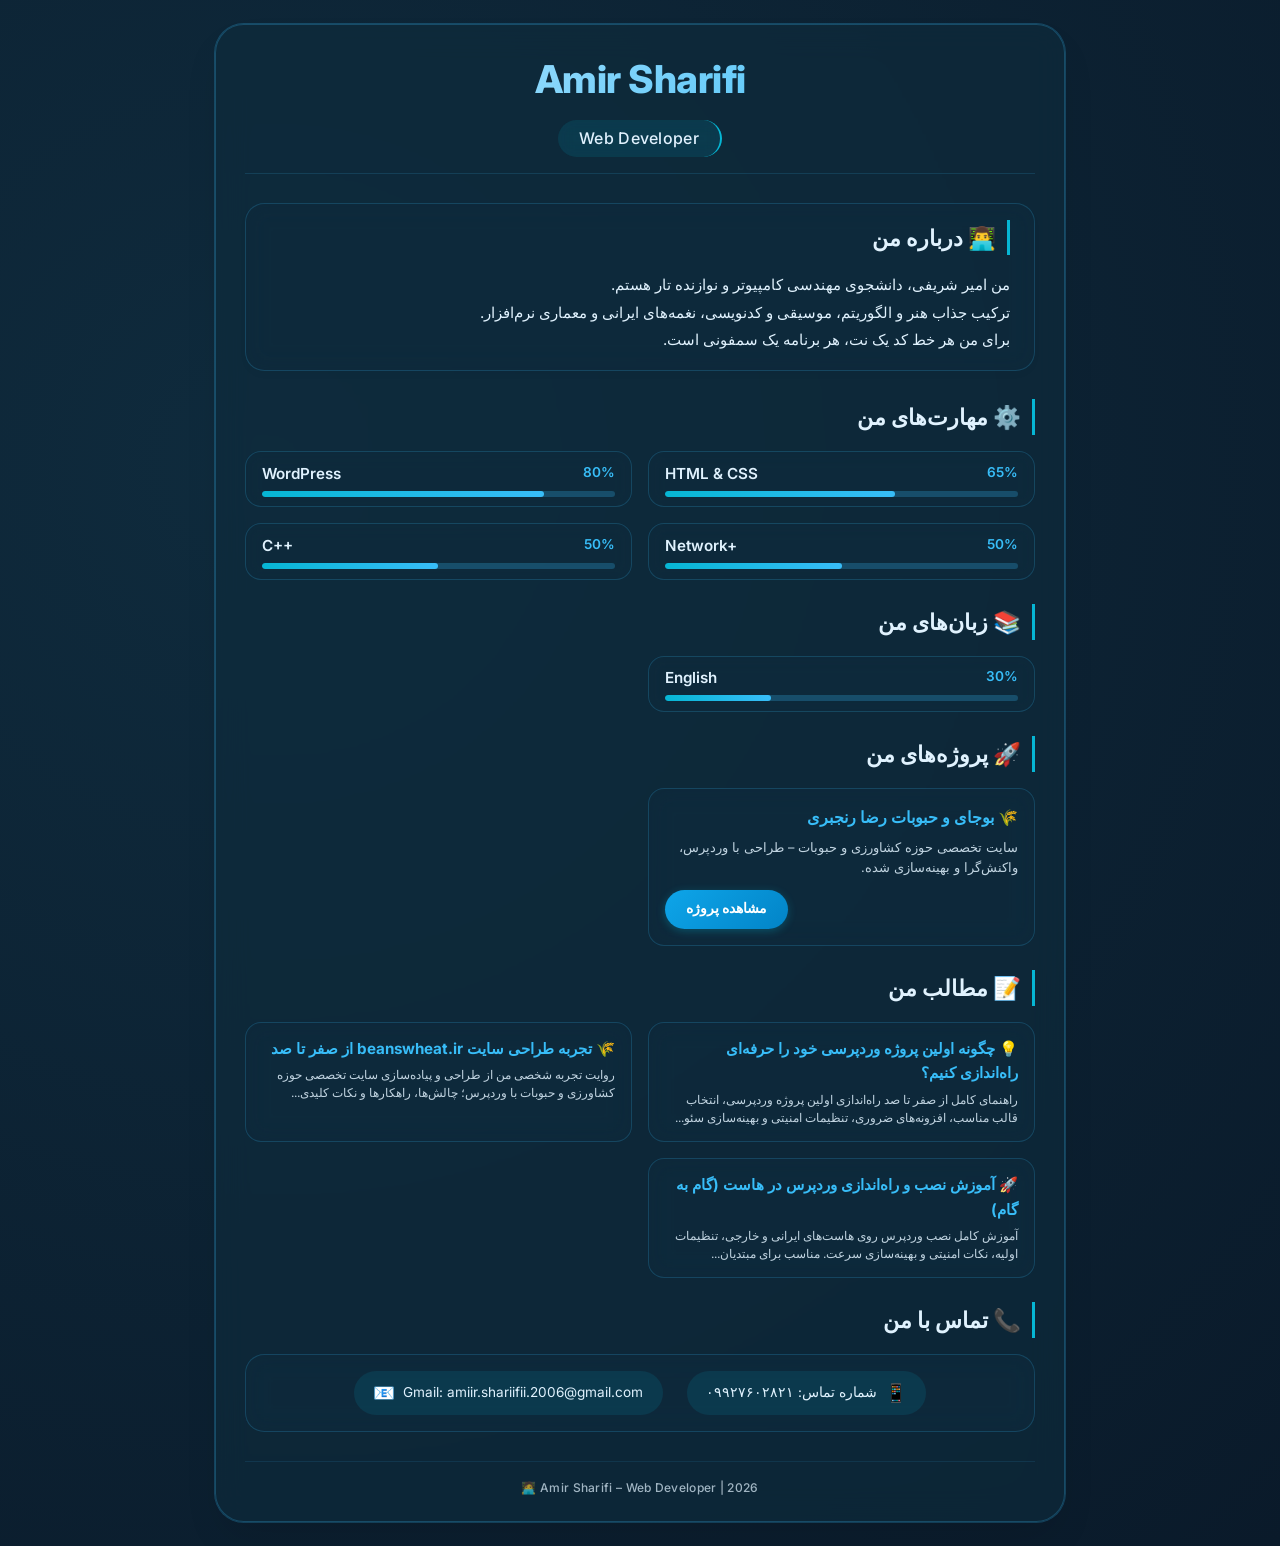
<file: index.html>
<!DOCTYPE html>
<html lang="fa" dir="rtl">
<head>
    <meta charset="UTF-8">
    <meta name="viewport" content="width=device-width, initial-scale=1.0, viewport-fit=cover">
    <title>Amir Sharifi | Web Developer</title>
    <link rel="icon" type="image/svg+xml" href="data:image/svg+xml,%3Csvg xmlns='http://www.w3.org/2000/svg' viewBox='0 0 100 100'%3E%3Ctext x='50%25' y='50%25' text-anchor='middle' dy='.3em' font-size='80'%3E🌐%3C/text%3E%3C/svg%3E">
    <link href="https://fonts.googleapis.com/css2?family=Inter:opsz,wght@14..32,300;14..32,400;14..32,500;14..32,600;14..32,700;14..32,800&display=swap" rel="stylesheet">
    <link rel="stylesheet" href="style.css">
</head>
<body>
<div class="container">
    <div class="header">
        <h1 class="name">Amir Sharifi</h1>
        <div class="job-title">Web Developer</div>
    </div>

    <div class="about">
        <h2 class="section-title">👨‍💻 درباره من</h2>
        <div class="about-text">
          من امیر شریفی، دانشجوی مهندسی کامپیوتر و نوازنده تار هستم.<br>
          ترکیب جذاب هنر و الگوریتم، موسیقی و کدنویسی، نغمه‌های ایرانی و معماری نرم‌افزار.<br>
          برای من هر خط کد یک نت، هر برنامه یک سمفونی است.
        </div>
    </div>

    <div style="margin-bottom: 1.5rem;">
        <h2 class="section-title">⚙️ مهارت‌های من</h2>
        <div class="skills-grid">
            <div class="skill-item">
                <div class="skill-header">
                    <span class="skill-name">HTML & CSS</span>
                    <span class="skill-percent">65%</span>
                </div>
                <div class="progress-bar-bg">
                    <div class="progress-fill" data-target="65"></div>
                </div>
            </div>
            <div class="skill-item">
                <div class="skill-header">
                    <span class="skill-name">WordPress</span>
                    <span class="skill-percent">80%</span>
                </div>
                <div class="progress-bar-bg">
                    <div class="progress-fill" data-target="80"></div>
                </div>
            </div>
            <div class="skill-item">
                <div class="skill-header">
                    <span class="skill-name">Network+</span>
                    <span class="skill-percent">50%</span>
                </div>
                <div class="progress-bar-bg">
                    <div class="progress-fill" data-target="50"></div>
                </div>
            </div>
            <div class="skill-item">
                <div class="skill-header">
                    <span class="skill-name">C++</span>
                    <span class="skill-percent">50%</span>
                </div>
                <div class="progress-bar-bg">
                    <div class="progress-fill" data-target="50"></div>
                </div>
            </div>
        </div>
    </div>

    <div style="margin-bottom: 1.5rem;">
        <h2 class="section-title">📚 زبان‌های من</h2>
        <div class="skills-grid">
            <div class="skill-item">
                <div class="skill-header">
                    <span class="skill-name">English</span>
                    <span class="skill-percent">30%</span>
                </div>
                <div class="progress-bar-bg">
                    <div class="progress-fill" data-target="30"></div>
                </div>
            </div>
        </div>
    </div>

    <div style="margin-bottom: 1.5rem;">
        <h2 class="section-title">🚀 پروژه‌های من</h2>
        <div class="projects-grid">
            <div dir="ltr" class="project-card">
                <div class="project-card-title">🌾 بوجای و حبوبات رضا رنجبری</div>
                <div class="project-card-description">
                    سایت تخصصی حوزه کشاورزی و حبوبات – طراحی با وردپرس، واکنش‌گرا و بهینه‌سازی شده.
                </div>
                <a href="https://beanswheat.ir" target="_blank" rel="noopener noreferrer" class="project-card-link">
                    مشاهده پروژه
                </a>
            </div>
        </div>
    </div>

    <!-- بخش مطالب من - دو ستونه مثل مهارت‌ها -->
    <div style="margin-bottom: 1.5rem;">
        <h2 class="section-title">
            <a href="blog.html" id="blogLink">📝 مطالب من</a>
        </h2>
        <div class="posts-grid" id="latestPosts">
            <!-- سه مطلب آخر به صورت دو ستونه -->
        </div>
    </div>

    <div>
        <h2 class="section-title">📞 تماس با من</h2>
        <div class="contact-card">
            <div class="contact-item">
                <span class="contact-icon">📱</span>
                <span class="contact-text">
                    شماره تماس: <a href="tel:09927602821" class="phone-link">۰۹۹۲۷۶۰۲۸۲۱</a>
                </span>
            </div>
            <div class="contact-item-email">
                <span class="contact-icon">📧</span>
                <span class="contact-text">
                    Gmail: <a href="mailto:amiir.shariifii.2006@gmail.com">amiir.shariifii.2006@gmail.com</a>
                </span>
            </div>
        </div>
    </div>

    <footer>
        🧑‍💻 Amir Sharifi – Web Developer | 2026
    </footer>
</div>

<script src="script.js"></script>
</body>
</html>
</file>
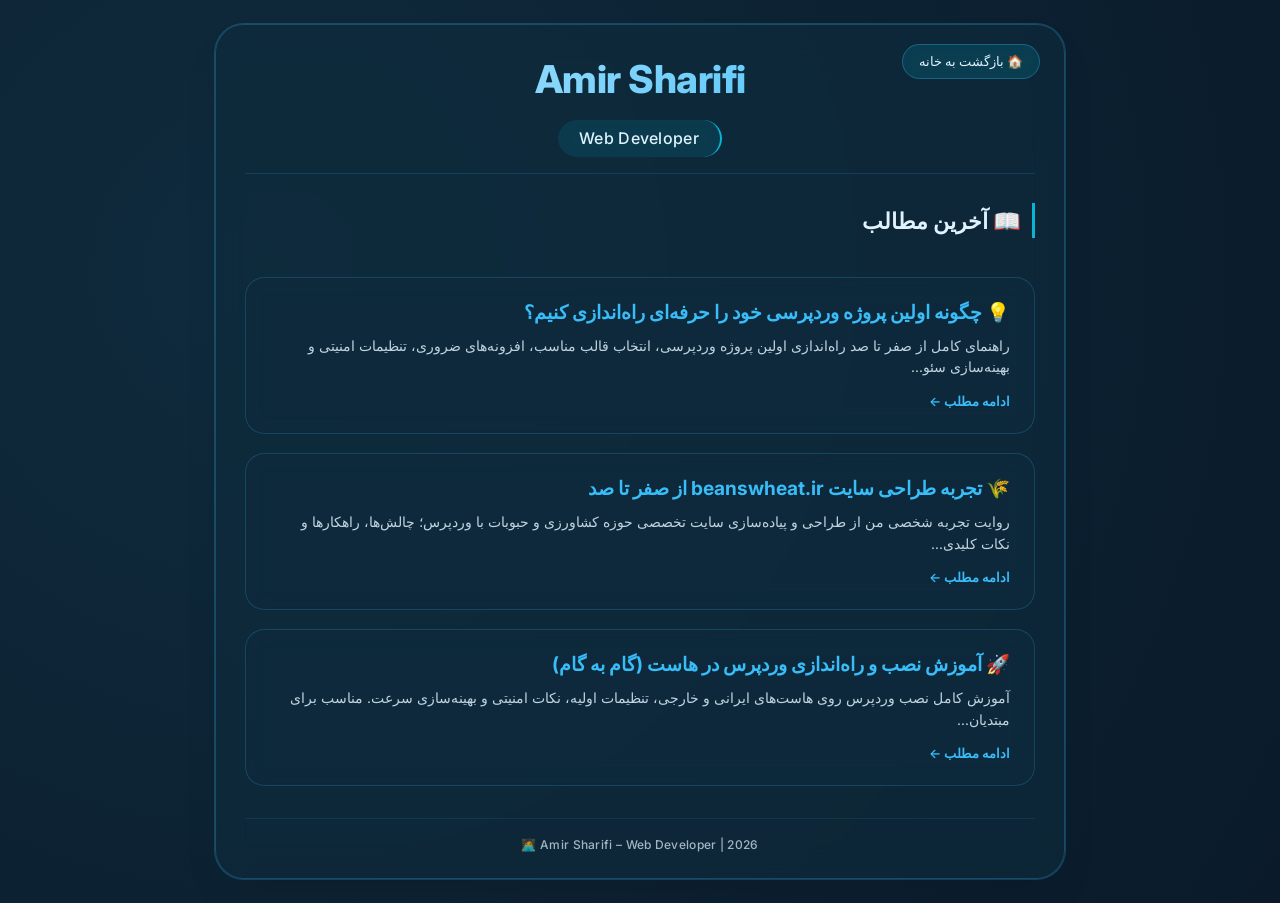
<file: blog.html>
<!DOCTYPE html>
<html lang="fa" dir="rtl">
<head>
    <meta charset="UTF-8">
    <meta name="viewport" content="width=device-width, initial-scale=1.0, viewport-fit=cover">
    <title>Amir Sharifi | Blog</title>
    <meta name="description" content="آموزش نصب و راه‌اندازی وردپرس در هاست، تجربه طراحی سایت beanswheat.ir، راهنمای حرفه‌ای پروژه وردپرسی و مطالبی درباره برنامه‌نویسی، سئو و شبکه">
    <meta name="keywords" content="آموزش وردپرس, نصب وردپرس, طراحی سایت, beanswheat, برنامه نویسی, سئو, پروژه وردپرسی">
    <meta name="author" content="Amir Sharifi">
    <!-- لوگوی سایت (favicon) - ایموجی 🌐 -->
    <link rel="icon" type="image/svg+xml" href="data:image/svg+xml,%3Csvg xmlns='http://www.w3.org/2000/svg' viewBox='0 0 100 100'%3E%3Ctext x='50%25' y='50%25' text-anchor='middle' dy='.3em' font-size='80'%3E🌐%3C/text%3E%3C/svg%3E">
    <!-- فونت اینتر برای انگلیسی -->
    <link href="https://fonts.googleapis.com/css2?family=Inter:opsz,wght@14..32,300;14..32,400;14..32,500;14..32,600;14..32,700;14..32,800&display=swap" rel="stylesheet">
    <link rel="stylesheet" href="blog-style.css">
</head>
<body>
<div class="container">
    <div class="back-home">
        <a href="index.html">بازگشت به خانه 🏠</a>
    </div>

    <div class="header">
        <h1 class="name">Amir Sharifi</h1>
        <div class="job-title">Web Developer</div>
    </div>

    <!-- لیست مقالات (آخرین مطلب در بالا) -->
    <div id="postsList" class="posts-list">
        <div class="section-title">📖 آخرین مطالب</div>
        
        <!-- مقاله 3: چگونه اولین پروژه وردپرسی خود را حرفه‌ای راه‌اندازی کنیم؟ (جدیدترین - اول) -->
        <div class="post-card" data-post="3">
            <div class="post-title">💡 چگونه اولین پروژه وردپرسی خود را حرفه‌ای راه‌اندازی کنیم؟</div>
            <div class="post-excerpt">
                راهنمای کامل از صفر تا صد راه‌اندازی اولین پروژه وردپرسی، انتخاب قالب مناسب، افزونه‌های ضروری، تنظیمات امنیتی و بهینه‌سازی سئو...
            </div>
            <a class="read-more">ادامه مطلب ←</a>
        </div>

        <!-- مقاله 2: تجربه طراحی beanswheat.ir -->
        <div class="post-card" data-post="2">
            <div class="post-title">🌾 تجربه طراحی سایت beanswheat.ir از صفر تا صد</div>
            <div class="post-excerpt">
                روایت تجربه شخصی من از طراحی و پیاده‌سازی سایت تخصصی حوزه کشاورزی و حبوبات با وردپرس؛ چالش‌ها، راهکارها و نکات کلیدی...
            </div>
            <a class="read-more">ادامه مطلب ←</a>
        </div>

        <!-- مقاله 1: آموزش نصب وردپرس -->
        <div class="post-card" data-post="1">
            <div class="post-title">🚀 آموزش نصب و راه‌اندازی وردپرس در هاست (گام به گام)</div>
            <div class="post-excerpt">
                آموزش کامل نصب وردپرس روی هاست‌های ایرانی و خارجی، تنظیمات اولیه، نکات امنیتی و بهینه‌سازی سرعت. مناسب برای مبتدیان...
            </div>
            <a class="read-more">ادامه مطلب ←</a>
        </div>
    </div>

    <!-- صفحه نمایش تک مقاله (مخفی در ابتدا) -->
    <div id="singlePost" class="single-post">
        <div class="back-to-list" id="backToList">← بازگشت به لیست مطالب</div>
        <div class="single-post-title" id="singleTitle"></div>
        <div class="single-post-content" id="singleContent"></div>
    </div>

    <footer>
        🧑‍💻 Amir Sharifi – Web Developer | 2026
    </footer>
</div>

<script src="blog-script.js"></script>
</body>
</html>
</file>
<file: style.css>
@font-face {
    font-family: 'BTitr';
    src: url('https://cdn.fontcdn.ir/FontPersian/BTitr/BTitr.ttf') format('truetype');
}
@font-face {
    font-family: 'BYekan';
    src: url('https://cdn.fontcdn.ir/FontPersian/BYekan/BYekan.ttf') format('truetype');
}
@font-face {
    font-family: 'BYekan';
    src: url('https://cdn.fontcdn.ir/FontPersian/BYekan/BYekanBold.ttf') format('truetype');
    font-weight: bold;
}

* {
    margin: 0;
    padding: 0;
    box-sizing: border-box;
}

body {
    --bg-gradient: radial-gradient(circle at 20% 30%, #0f2b3d, #0a1a2a);
    --container-bg: rgba(15, 43, 61, 0.65);
    --container-border: rgba(56, 189, 248, 0.25);
    --text-color: #e0f2fe;
    --card-bg: rgba(15, 43, 61, 0.55);
    --card-border: rgba(56, 189, 248, 0.2);
    --skill-bg: rgba(15, 43, 61, 0.5);
    --btn-bg: linear-gradient(135deg, #0ea5e9, #0284c7);
    --btn-hover: linear-gradient(135deg, #0284c7, #0369a1);
    --footer-border: rgba(56, 189, 248, 0.15);
    --title-gradient: linear-gradient(135deg, #bae6fd, #38bdf8);
    --project-title: #38bdf8;
    --percent-color: #38bdf8;
    --progress-bg: rgba(56, 189, 248, 0.25);
    --blur-amount: 16px;
    --card-blur: 12px;
    --skill-blur: 8px;
}

body {
    background: var(--bg-gradient);
    font-family: 'BYekan', 'Inter', system-ui, sans-serif;
    color: var(--text-color);
    line-height: 1.6;
    padding: 1.5rem;
    min-height: 100vh;
    transition: all 0.3s ease;
}

.container {
    max-width: 850px;
    margin: 0 auto;
    background: var(--container-bg);
    backdrop-filter: blur(var(--blur-amount));
    border-radius: 1.8rem;
    padding: 1.5rem 1.8rem;
    box-shadow: 0 20px 40px -12px rgba(0, 0, 0, 0.15), 0 0 0 1px var(--container-border);
    border: 1px solid var(--container-border);
    transition: all 0.3s ease;
    position: relative;
}

.header {
    text-align: center;
    border-bottom: 1px solid var(--footer-border);
    padding-bottom: 1rem;
    margin-bottom: 1.8rem;
}

.name {
    font-size: 2.4rem;
    font-weight: 800;
    background: var(--title-gradient);
    background-clip: text;
    -webkit-background-clip: text;
    color: transparent;
    letter-spacing: -0.5px;
    font-family: 'Inter', 'BYekan', sans-serif;
    margin-bottom: 0.3rem;
}

.job-title {
    font-size: 1rem;
    background: rgba(6, 182, 212, 0.12);
    backdrop-filter: blur(8px);
    display: inline-block;
    padding: 0.35rem 1.3rem;
    border-radius: 40px;
    margin-top: 0.3rem;
    font-weight: 500;
    border-right: 2px solid #06b6d4;
    color: var(--text-color);
    font-family: 'Inter', 'BYekan', sans-serif;
    letter-spacing: 0.3px;
}

.about {
    background: var(--card-bg);
    backdrop-filter: blur(var(--card-blur));
    padding: 1rem 1.5rem;
    border-radius: 1.2rem;
    margin-bottom: 1.8rem;
    border: 1px solid var(--card-border);
    box-shadow: 0 4px 10px rgba(0, 0, 0, 0.02);
    transition: all 0.3s ease;
}

.section-title {
    font-size: 1.4rem;
    font-weight: bold;
    border-right: 3px solid #06b6d4;
    padding-right: 0.7rem;
    margin-bottom: 1rem;
    color: var(--text-color);
    display: flex;
    align-items: center;
    gap: 8px;
    font-family: 'BYekan', 'Inter', sans-serif;
}
.section-title a {
    color: var(--text-color);
    text-decoration: none;
    transition: all 0.2s ease;
}
.section-title a:hover {
    color: var(--percent-color);
}

.about-text {
    font-size: 0.95rem;
    color: var(--text-color);
    line-height: 1.8;
    font-family: 'BYekan', 'Inter', sans-serif;
}

.skills-grid {
    display: grid;
    grid-template-columns: 1fr 1fr;
    gap: 1rem;
}
.skill-item {
    background: var(--skill-bg);
    backdrop-filter: blur(var(--skill-blur));
    padding: 0.6rem 1rem;
    border-radius: 1rem;
    border: 1px solid var(--card-border);
    direction: ltr;
    text-align: left;
    transition: all 0.3s ease;
}
.skill-header {
    display: flex;
    justify-content: space-between;
    margin-bottom: 0.3rem;
    font-weight: 600;
    color: var(--text-color);
    direction: ltr;
    font-size: 0.95rem;
    font-family: 'Inter', 'BYekan', monospace;
}
.skill-name {
    font-size: 0.95rem;
    font-weight: 600;
    font-family: 'Inter', 'BYekan', sans-serif;
}
.skill-percent {
    color: var(--percent-color);
    font-size: 0.85rem;
    font-weight: 600;
    font-family: 'Inter', monospace;
}
.progress-bar-bg {
    background-color: var(--progress-bg);
    border-radius: 40px;
    height: 6px;
    overflow: hidden;
}
.progress-fill {
    background: linear-gradient(90deg, #06b6d4, #38bdf8);
    width: 0%;
    height: 100%;
    border-radius: 40px;
    transition: width 0.7s cubic-bezier(0.2, 0.9, 0.4, 1.1);
}

.projects-grid {
    display: grid;
    grid-template-columns: 1fr 1fr;
    gap: 1rem;
    margin-top: 0.5rem;
}
.project-card {
    background: var(--card-bg);
    backdrop-filter: blur(var(--card-blur));
    border-radius: 1rem;
    padding: 1rem;
    border: 1px solid var(--card-border);
    transition: all 0.25s ease;
    display: flex;
    flex-direction: column;
}
.project-card:hover {
    border-color: #06b6d4;
    background: rgba(6, 182, 212, 0.12);
    transform: translateY(-2px);
}
.project-card-title {
    font-size: 1rem;
    font-weight: bold;
    color: var(--project-title);
    margin-bottom: 0.5rem;
    font-family: 'BYekan', 'Inter', sans-serif;
    text-align: right;
    direction: rtl;
}
.project-card-description {
    font-size: 0.8rem;
    color: var(--text-color);
    opacity: 0.85;
    line-height: 1.5;
    margin-bottom: 0.8rem;
    font-family: 'BYekan', 'Inter', sans-serif;
    text-align: right;
    direction: rtl;
}
.project-card-link {
    display: inline-flex;
    align-items: center;
    justify-content: center;
    background: var(--btn-bg);
    color: white;
    padding: 0.55rem 1.3rem;
    border-radius: 40px;
    text-decoration: none;
    font-weight: 600;
    font-size: 0.85rem;
    transition: all 0.25s ease;
    box-shadow: 0 2px 8px rgba(6, 182, 212, 0.3);
    border: none;
    cursor: pointer;
    font-family: 'BYekan', 'Inter', sans-serif;
    margin-top: auto;
    align-self: flex-start;
}
.project-card-link:hover {
    background: var(--btn-hover);
    transform: translateY(-2px);
    box-shadow: 0 6px 14px rgba(6, 182, 212, 0.4);
}

/* بخش مطالب من (وبلاگ) - دو ستونه مثل مهارت‌ها */
.posts-grid {
    display: grid;
    grid-template-columns: 1fr 1fr;
    gap: 1rem;
    margin-top: 0.5rem;
}
.post-card {
    background: var(--card-bg);
    backdrop-filter: blur(var(--card-blur));
    border-radius: 1rem;
    padding: 0.9rem 1rem;
    border: 1px solid var(--card-border);
    transition: all 0.25s ease;
    cursor: pointer;
}
.post-card:hover {
    border-color: #06b6d4;
    background: rgba(6, 182, 212, 0.12);
    transform: translateY(-2px);
}
.post-card a {
    text-decoration: none;
    color: inherit;
    display: block;
}
.post-card-title {
    font-size: 0.95rem;
    font-weight: bold;
    color: var(--project-title);
    margin-bottom: 0.3rem;
    font-family: 'BYekan', 'Inter', sans-serif;
}
.post-card-excerpt {
    font-size: 0.75rem;
    color: var(--text-color);
    opacity: 0.85;
    line-height: 1.5;
    font-family: 'BYekan', 'Inter', sans-serif;
}

.contact-card {
    background: var(--card-bg);
    backdrop-filter: blur(var(--card-blur));
    border-radius: 1.2rem;
    padding: 1rem 1.5rem;
    margin-top: 0.5rem;
    margin-bottom: 1rem;
    border: 1px solid var(--card-border);
    transition: all 0.25s ease;
    display: flex;
    flex-wrap: wrap;
    justify-content: center;
    gap: 1.5rem;
}
.contact-item {
    display: flex;
    align-items: center;
    gap: 8px;
    background: rgba(6, 182, 212, 0.12);
    padding: 0.5rem 1.2rem;
    border-radius: 50px;
    font-family: 'Inter', 'BYekan', monospace;
    font-size: 0.85rem;
    transition: all 0.2s ease;
}
.contact-item:hover {
    background: rgba(6, 182, 212, 0.25);
    transform: translateY(-2px);
}
.contact-icon {
    font-size: 1.1rem;
}
.contact-text {
    color: var(--text-color);
    font-family: 'BYekan', 'Inter', sans-serif;
}
.contact-text a {
    color: var(--text-color);
    text-decoration: none;
    font-family: 'Inter', 'BYekan', sans-serif;
}
.contact-text a:hover {
    color: var(--percent-color);
    text-decoration: underline;
}
.contact-item-email {
    display: flex;
    align-items: center;
    gap: 8px;
    background: rgba(6, 182, 212, 0.12);
    padding: 0.5rem 1.2rem;
    border-radius: 50px;
    font-family: 'Inter', 'BYekan', monospace;
    font-size: 0.85rem;
    transition: all 0.2s ease;
    direction: ltr;
}
.contact-item-email:hover {
    background: rgba(6, 182, 212, 0.25);
    transform: translateY(-2px);
}
.phone-link {
    color: var(--text-color);
    text-decoration: none;
    direction: ltr;
    display: inline-block;
    font-family: 'Inter', 'BYekan', monospace;
}
.phone-link:hover {
    color: var(--percent-color);
    text-decoration: underline;
}

footer {
    text-align: center;
    margin-top: 1.8rem;
    font-size: 0.75rem;
    color: var(--text-color);
    opacity: 0.7;
    border-top: 1px solid var(--footer-border);
    padding-top: 1rem;
    direction: ltr;
    font-family: 'Inter', 'BYekan', sans-serif;
    font-weight: 500;
    letter-spacing: 0.3px;
}

@media (max-width: 640px) {
    body {
        padding: 1rem;
    }
    .container {
        padding: 1rem 1.2rem;
    }
    .name {
        font-size: 2rem;
    }
    .job-title {
        font-size: 0.85rem;
        padding: 0.3rem 1rem;
    }
    .section-title {
        font-size: 1.2rem;
    }
    .skills-grid, .projects-grid, .posts-grid {
        grid-template-columns: 1fr;
        gap: 0.8rem;
    }
    .about-text, .project-card-description {
        font-size: 0.85rem;
    }
    .contact-card {
        flex-direction: column;
        align-items: stretch;
        gap: 0.8rem;
    }
    .contact-item, .contact-item-email {
        justify-content: center;
    }
}
</file>
<file: blog-style.css>
/* تعریف فونت‌ها */
@font-face {
    font-family: 'BTitr';
    src: url('https://cdn.fontcdn.ir/FontPersian/BTitr/BTitr.ttf') format('truetype');
}
@font-face {
    font-family: 'BYekan';
    src: url('https://cdn.fontcdn.ir/FontPersian/BYekan/BYekan.ttf') format('truetype');
}
@font-face {
    font-family: 'BYekan';
    src: url('https://cdn.fontcdn.ir/FontPersian/BYekan/BYekanBold.ttf') format('truetype');
    font-weight: bold;
}

* {
    margin: 0;
    padding: 0;
    box-sizing: border-box;
}

/* فقط حالت شب (تیره) */
body {
    --bg-gradient: radial-gradient(circle at 20% 30%, #0f2b3d, #0a1a2a);
    --container-bg: rgba(15, 43, 61, 0.65);
    --container-border: rgba(56, 189, 248, 0.25);
    --text-color: #e0f2fe;
    --card-bg: rgba(15, 43, 61, 0.55);
    --card-border: rgba(56, 189, 248, 0.2);
    --skill-bg: rgba(15, 43, 61, 0.5);
    --btn-bg: linear-gradient(135deg, #0ea5e9, #0284c7);
    --btn-hover: linear-gradient(135deg, #0284c7, #0369a1);
    --footer-border: rgba(56, 189, 248, 0.15);
    --title-gradient: linear-gradient(135deg, #bae6fd, #38bdf8);
    --project-title: #38bdf8;
    --percent-color: #38bdf8;
    --progress-bg: rgba(56, 189, 248, 0.25);
    --blur-amount: 16px;
    --card-blur: 12px;
    --skill-blur: 8px;
}

body {
    background: var(--bg-gradient);
    font-family: 'BYekan', 'Inter', system-ui, sans-serif;
    color: var(--text-color);
    line-height: 1.6;
    padding: 1.5rem;
    min-height: 100vh;
    transition: all 0.3s ease;
}

.container {
    max-width: 850px;
    margin: 0 auto;
    background: var(--container-bg);
    backdrop-filter: blur(var(--blur-amount));
    border-radius: 1.8rem;
    padding: 1.5rem 1.8rem;
    box-shadow: 0 20px 40px -12px rgba(0, 0, 0, 0.15), 0 0 0 1px var(--container-border);
    border: 1px solid var(--container-border);
    transition: all 0.3s ease;
    position: relative;
}

/* دکمه بازگشت به خانه - سمت راست با ایموجی در انتها */
.back-home {
    position: absolute;
    top: 1.2rem;
    right: 1.5rem;
    direction: ltr;
}
.back-home a {
    display: inline-flex;
    align-items: center;
    gap: 6px;
    background: rgba(6, 182, 212, 0.15);
    backdrop-filter: blur(8px);
    border: 1px solid rgba(56, 189, 248, 0.3);
    border-radius: 50px;
    padding: 0.4rem 1rem;
    text-decoration: none;
    font-size: 0.8rem;
    font-weight: 500;
    color: var(--text-color);
    transition: all 0.2s ease;
    font-family: 'Inter', 'BYekan', sans-serif;
}
.back-home a:hover {
    background: rgba(6, 182, 212, 0.3);
    transform: scale(1.02);
}

.header {
    text-align: center;
    border-bottom: 1px solid var(--footer-border);
    padding-bottom: 1rem;
    margin-bottom: 1.8rem;
}

.name {
    font-size: 2.4rem;
    font-weight: 800;
    background: var(--title-gradient);
    background-clip: text;
    -webkit-background-clip: text;
    color: transparent;
    letter-spacing: -0.5px;
    font-family: 'Inter', 'BYekan', sans-serif;
    margin-bottom: 0.3rem;
}

.job-title {
    font-size: 1rem;
    background: rgba(6, 182, 212, 0.12);
    backdrop-filter: blur(8px);
    display: inline-block;
    padding: 0.35rem 1.3rem;
    border-radius: 40px;
    margin-top: 0.3rem;
    font-weight: 500;
    border-right: 2px solid #06b6d4;
    color: var(--text-color);
    font-family: 'Inter', 'BYekan', sans-serif;
    letter-spacing: 0.3px;
}

.section-title {
    font-size: 1.4rem;
    font-weight: bold;
    border-right: 3px solid #06b6d4;
    padding-right: 0.7rem;
    margin-bottom: 1.2rem;
    color: var(--text-color);
    display: flex;
    align-items: center;
    gap: 8px;
    font-family: 'BYekan', 'Inter', sans-serif;
}

/* لیست مقالات */
.posts-list {
    display: flex;
    flex-direction: column;
    gap: 1.2rem;
    margin-bottom: 2rem;
}
.post-card {
    background: var(--card-bg);
    backdrop-filter: blur(var(--card-blur));
    border-radius: 1.2rem;
    padding: 1.2rem 1.5rem;
    border: 1px solid var(--card-border);
    transition: all 0.25s ease;
    cursor: pointer;
}
.post-card:hover {
    border-color: #06b6d4;
    background: rgba(6, 182, 212, 0.12);
    transform: translateY(-2px);
}
.post-title {
    font-size: 1.2rem;
    font-weight: bold;
    color: var(--project-title);
    margin-bottom: 0.5rem;
    font-family: 'BYekan', 'Inter', sans-serif;
}
.post-excerpt {
    font-size: 0.85rem;
    color: var(--text-color);
    opacity: 0.85;
    line-height: 1.6;
    font-family: 'BYekan', 'Inter', sans-serif;
}
.read-more {
    display: inline-block;
    margin-top: 0.8rem;
    font-size: 0.8rem;
    color: var(--percent-color);
    text-decoration: none;
    font-weight: 600;
    transition: all 0.2s ease;
    font-family: 'Inter', 'BYekan', sans-serif;
}
.read-more:hover {
    transform: translateX(-4px);
    text-decoration: underline;
}

/* صفحه نمایش مقاله (تک مقاله) */
.single-post {
    display: none;
}
.single-post.active {
    display: block;
}
.posts-list.hide {
    display: none;
}
.back-to-list {
    display: inline-flex;
    align-items: center;
    gap: 6px;
    background: rgba(6, 182, 212, 0.15);
    border: 1px solid rgba(56, 189, 248, 0.3);
    border-radius: 50px;
    padding: 0.4rem 1rem;
    text-decoration: none;
    font-size: 0.8rem;
    font-weight: 500;
    color: var(--text-color);
    transition: all 0.2s ease;
    margin-bottom: 1.5rem;
    cursor: pointer;
    font-family: 'Inter', 'BYekan', sans-serif;
}
.back-to-list:hover {
    background: rgba(6, 182, 212, 0.3);
    transform: scale(1.02);
}
.single-post-title {
    font-size: 1.6rem;
    font-weight: bold;
    color: var(--project-title);
    margin-bottom: 0.5rem;
    font-family: 'BYekan', 'Inter', sans-serif;
}
.single-post-content {
    font-size: 0.95rem;
    color: var(--text-color);
    line-height: 1.8;
    font-family: 'BYekan', 'Inter', sans-serif;
}
.single-post-content p {
    margin-bottom: 1rem;
}
.single-post-content h3 {
    margin: 1.2rem 0 0.5rem 0;
    color: var(--percent-color);
}
.single-post-content ul, .single-post-content ol {
    margin-right: 1.5rem;
    margin-bottom: 1rem;
}
.single-post-content li {
    margin-bottom: 0.3rem;
}

footer {
    text-align: center;
    margin-top: 1.8rem;
    font-size: 0.75rem;
    color: var(--text-color);
    opacity: 0.7;
    border-top: 1px solid var(--footer-border);
    padding-top: 1rem;
    direction: ltr;
    font-family: 'Inter', 'BYekan', sans-serif;
    font-weight: 500;
    letter-spacing: 0.3px;
}

@media (max-width: 640px) {
    body {
        padding: 1rem;
    }
    .container {
        padding: 1rem 1.2rem;
    }
    .name {
        font-size: 2rem;
    }
    .job-title {
        font-size: 0.85rem;
        padding: 0.3rem 1rem;
    }
    .section-title {
        font-size: 1.2rem;
    }
    .single-post-title {
        font-size: 1.3rem;
    }
    .back-home {
        top: 0.8rem;
        right: 1rem;
    }
}
</file>
